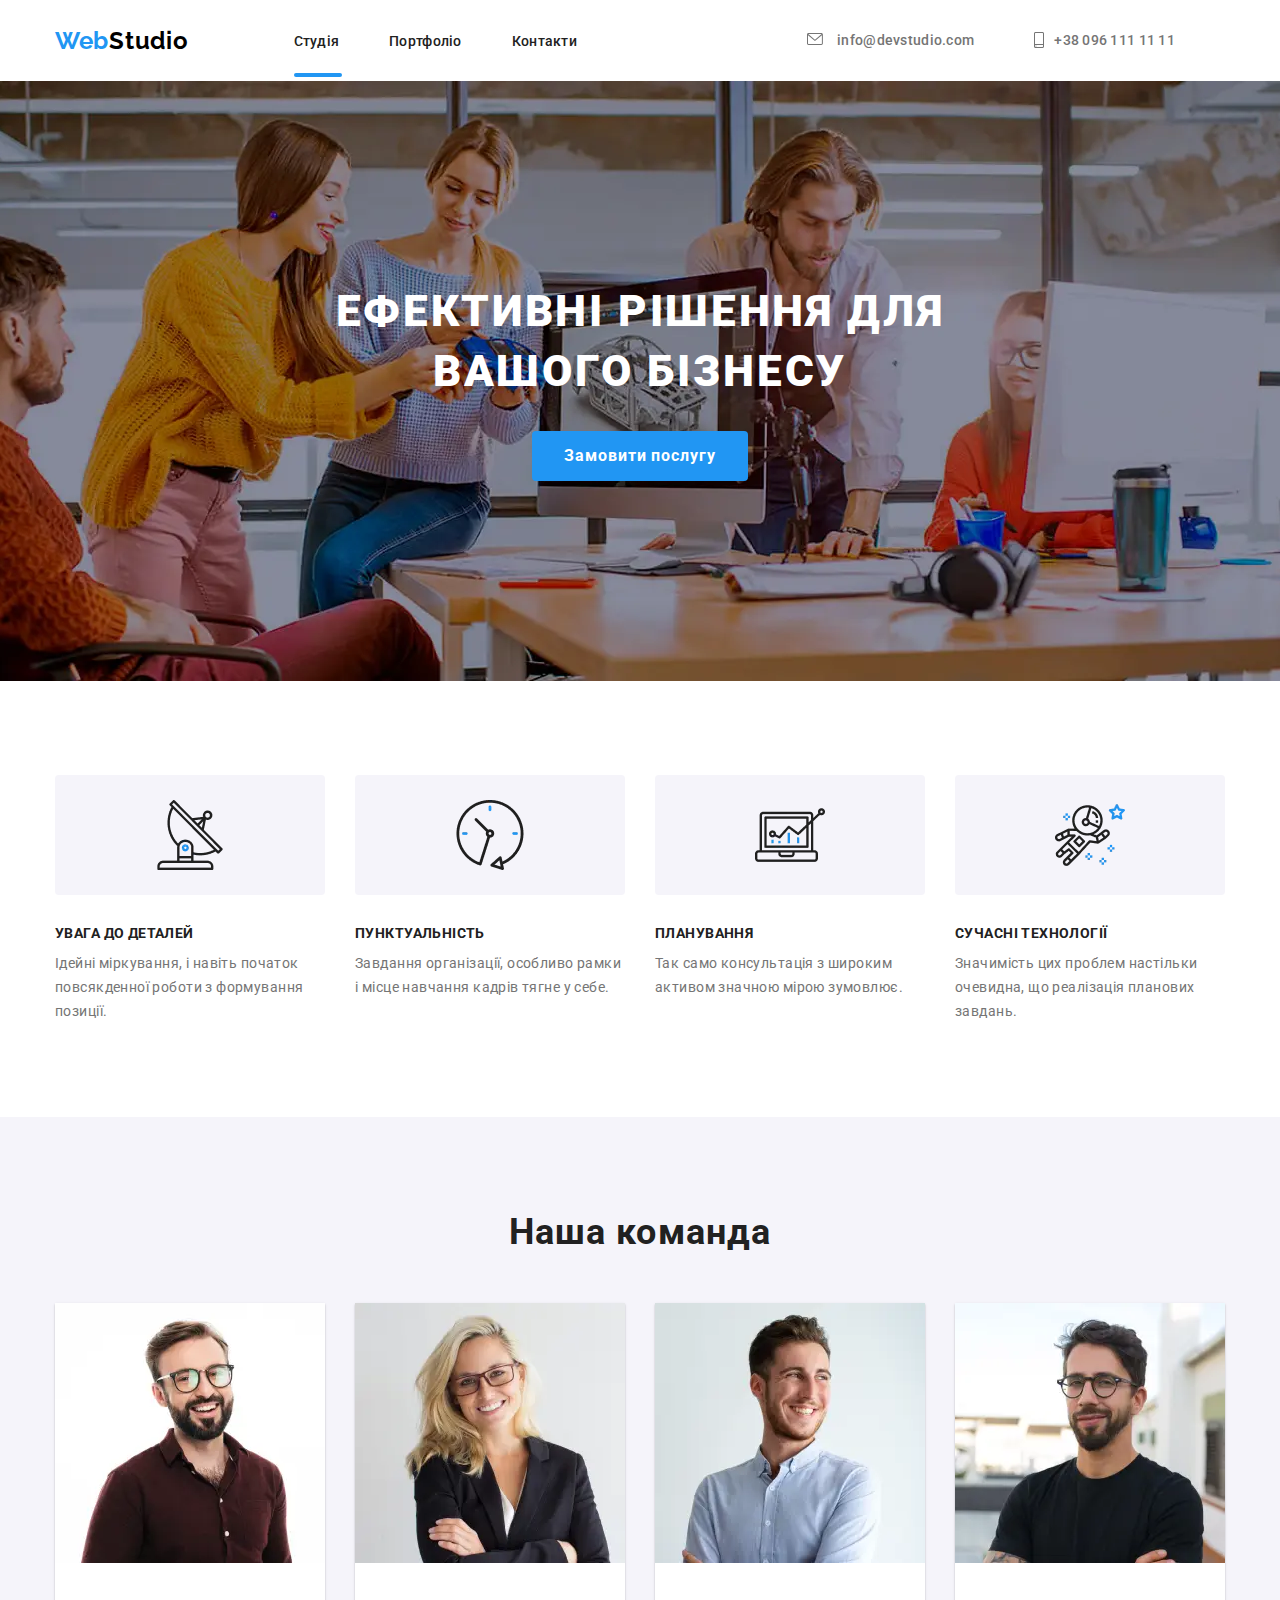
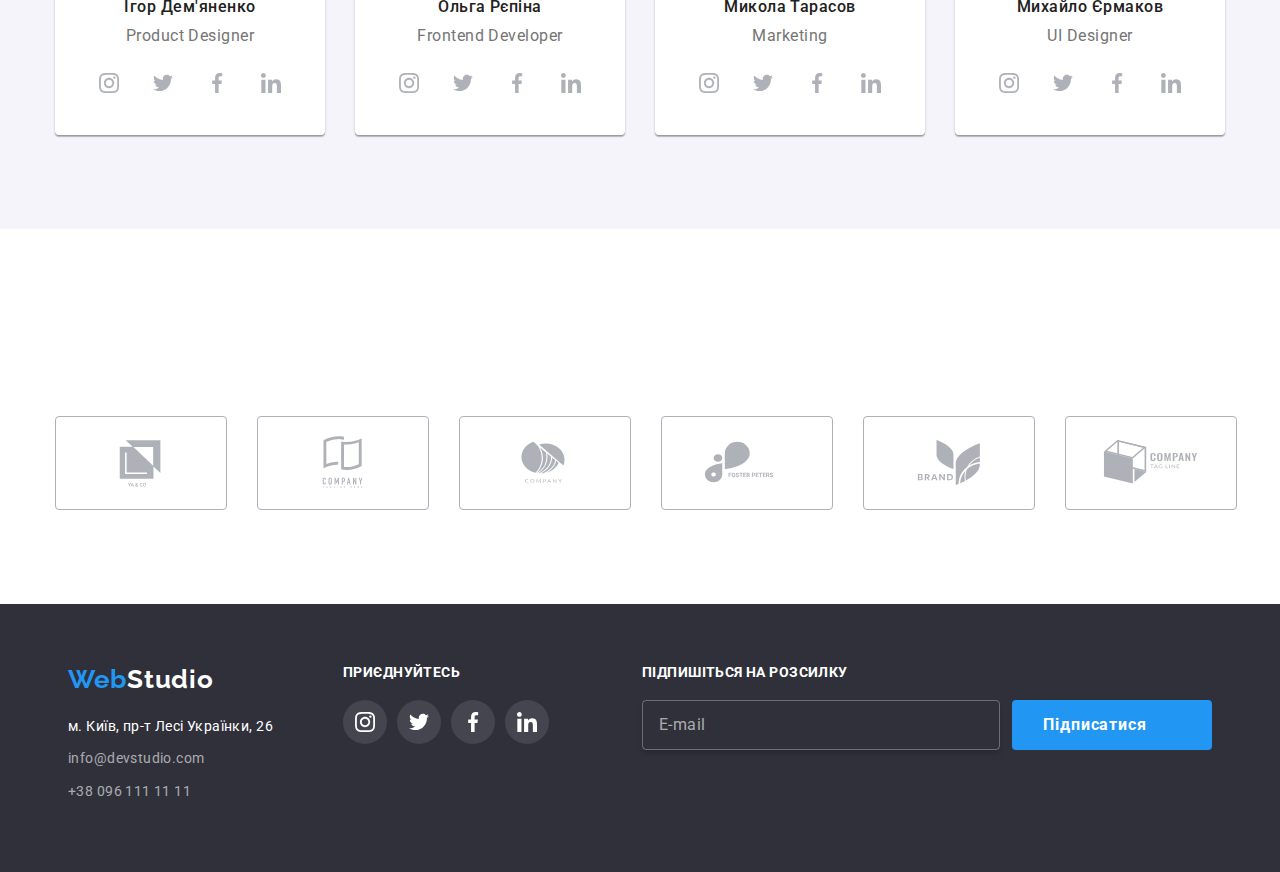
<file: index.html>
<!DOCTYPE html>
<html lang="en">
  <head>
    <meta charset="UTF-8" />
    <meta http-equiv="X-UA-Compatible" content="IE=edge" />
    <meta name="viewport" content="width=device-width, initial-scale=1.0" />
    <title>Студія</title>
    <link
      href="https://fonts.googleapis.com/css2?family=Raleway:wght@700&family=Roboto:wght@400;500;700;900&display=swap"
      rel="stylesheet"
    />
    <link
      rel="stylesheet"
      href="https://cdnjs.cloudflare.com/ajax/libs/modern-normalize/2.0.0/modern-normalize.min.css"
    />
    <link rel="stylesheet" href="./css/main.min.css" />
    <link href="https://unpkg.com/aos@2.3.1/dist/aos.css" rel="stylesheet" />
  </head>
  <body>
    <header class="header">
      <nav class="header__navigation">
        <div class="container header__container">
          <h1 class="header__logo">
            <span class="header__logs">Web</span>Studio
          </h1>
          <button class="header__mobile-btn js-open-menu" data-menu-open>
            <svg class="header__menu">
              <use href="./img/icons.svg#icon-header-mobile"></use>
            </svg>
          </button>
          <ul class="header__list">
            <li class="header__item">
              <a href="./index.html" class="header__link header__studio"
                >Студія</a
              >
            </li>
            <li class="header__item">
              <a href="./portfolio.html" class="header__link header__portfolio"
                >Портфоліо</a
              >
            </li>
            <li class="header__item">
              <a href="" class="header__link header__contacts">Контакти</a>
            </li>
          </ul>
          <ul class="header__information">
            <li class="header__item">
              <a href="mailtinfo@devstudio.com" class="header__gmails"
                ><svg class="header__icon">
                  <use href="./img/icons.svg#icon-gmail"></use>
                </svg>
                <span class="header__gmail">info@devstudio.com</span>
              </a>
            </li>
            <li class="header__contact">
              <a href="tel:+380961111111" class="header__tel">
                <svg class="header__telephone">
                  <use href="./img/icons.svg#icon-smartphone"></use>
                </svg>
                <span class="header__gmail">+38 096 111 11 11</span>
              </a>
            </li>
          </ul>
        </div>
      </nav>
    </header>
    <main class="main">
      <!-- biznes -->
      <section class="biznes">
        <div class="container">
          <div class="biznes__container">
            <h1 class="biznes__up">Ефективні рішення для вашого бізнесу</h1>
            <button data-modal-open type="button" class="biznes__button">
              Замовити послугу
            </button>
          </div>
        </div>
      </section>
      <!-- Choosing-Us -->
      <section class="choosing">
        <div class="container">
          <div class="choosing__container">
            <ul class="choosing__list">
              <li class="choosing__antenna choosing__item">
                <h3 class="choosing__hero">УВАГА ДО ДЕТАЛЕЙ</h3>
                <p class="choosing__text">
                  Ідейні міркування, і навіть початок повсякденної роботи з
                  формування позиції.
                </p>
              </li>
              <li class="choosing__clock choosing__item">
                <h3 class="choosing__hero">ПУНКТУАЛЬНІСТЬ</h3>
                <p class="choosing__text">
                  Завдання організації, особливо рамки і місце навчання кадрів
                  тягне у себе.
                </p>
              </li>
              <li class="choosing__diagramma choosing__item">
                <h3 class="choosing__hero">ПЛАНУВАННЯ</h3>
                <p class="choosing__text">
                  Так само консультація з широким активом значною мірою
                  зумовлює.
                </p>
              </li>
              <li class="choosing__astronaut choosing__item">
                <h3 class="choosing__hero">СУЧАСНІ ТЕХНОЛОГІЇ</h3>
                <p class="choosing__text">
                  Значимість цих проблем настільки очевидна, що реалізація
                  планових завдань.
                </p>
              </li>
            </ul>
          </div>
        </div>
      </section>
      <!-- work -->
      <!-- <section class="work">
        <div class="container">
          <div class="work__container">
            <h2 data-aos="zoom-in" data-aos-duration="3000" class="work__title">
              Чим ми займаємося
            </h2>
            <ul data-aos="zoom-in" data-aos-duration="3000" class="work__list">
              <li class="work__item">
                <img
                  class="work__img"
                  src="./img/img.work/work-programming.jpg"
                  alt="work"
                />
                <div class="work__text">
                  <h3 class="work__tittle">Десктопні додатки</h3>
                </div>
              </li>
              <li class="work__item">
                <img
                  src="./img/img.work/work-site.jpg"
                  alt="work"
                  class="work__img"
                />
                <div class="work__text">
                  <h3 class="work__tittle">Мобільні додатки</h3>
                </div>
              </li>
              <li class="work__item">
                <img
                  src="./img/img.work/work-drawing.png"
                  alt="work"
                  class="work__img"
                />
                <div class="work__text">
                  <h3 class="work__tittle">Дизайнерські рішення</h3>
                </div>
              </li>
            </ul>
          </div>
        </div>
      </section> -->
      <!-- team -->
      <section class="team">
        <div class="container">
          <div class="team__container">
            <h2 class="team__title">Наша команда</h2>
            <ul class="team__list">
              <li class="team__item">
                <img
                  src="./img/img.team/team-desinger.webp"
                  alt="Designer"
                  class="team__photo"
                />
                <h3 class="team__text">Ігор Дем'яненко</h3>
                <p class="team__work">Product Designer</p>
                <div class="team__box">
                  <a href="" class="team__icon">
                    <svg class="team__svg">
                      <use href="./img/icons.svg#icon-instagram"></use>
                    </svg>
                  </a>
                  <a href="" class="team__icon">
                    <svg class="team__svg">
                      <use href="./img/icons.svg#icon-twitter"></use>
                    </svg>
                  </a>
                  <a href="" class="team__icon">
                    <svg class="team__svg">
                      <use href="./img/icons.svg#icon-facebook"></use>
                    </svg>
                  </a>
                  <a href="" class="team__icon">
                    <svg class="team__svg">
                      <use href="./img/icons.svg#icon-linkedin"></use>
                    </svg>
                  </a>
                </div>
              </li>
              <li class="team__item">
                <img
                  src="./img/img.team/team-developer.webp"
                  alt="Developer"
                  class="team__photo"
                />
                <h3 class="team__text">Ольга Рєпіна</h3>
                <p class="team__work">Frontend Developer</p>
                <div class="team__box">
                  <a href="" class="team__icon">
                    <svg class="team__svg">
                      <use href="./img/icons.svg#icon-instagram"></use>
                    </svg>
                  </a>
                  <a href="" class="team__icon">
                    <svg class="team__svg">
                      <use href="./img/icons.svg#icon-twitter"></use>
                    </svg>
                  </a>
                  <a href="" class="team__icon">
                    <svg class="team__svg">
                      <use href="./img/icons.svg#icon-facebook"></use>
                    </svg>
                  </a>
                  <a href="" class="team__icon">
                    <svg class="team__svg">
                      <use href="./img/icons.svg#icon-linkedin"></use>
                    </svg>
                  </a>
                </div>
              </li>
              <li class="team__item">
                <img
                  src="./img/img.team/team-marketing.webp"
                  alt="Marketing"
                  class="team__photo"
                />
                <h3 class="team__text">Микола Тарасов</h3>
                <p class="team__work">Marketing</p>
                <div class="team__box">
                  <a href="" class="team__icon">
                    <svg class="team__svg">
                      <use href="./img/icons.svg#icon-instagram"></use>
                    </svg>
                  </a>
                  <a href="" class="team__icon">
                    <svg class="team__svg">
                      <use href="./img/icons.svg#icon-twitter"></use>
                    </svg>
                  </a>
                  <a href="" class="team__icon">
                    <svg class="team__svg">
                      <use href="./img/icons.svg#icon-facebook"></use>
                    </svg>
                  </a>
                  <a href="" class="team__icon">
                    <svg class="team__svg">
                      <use href="./img/icons.svg#icon-linkedin"></use>
                    </svg>
                  </a>
                </div>
              </li>
              <li class="team__item">
                <img
                  src="./img/img.team/team-ui-desinger.webp"
                  alt="Designer"
                  class="team__photo"
                />
                <h3 class="team__text">Михайло Єрмаков</h3>
                <p class="team__work">UI Designer</p>
                <div class="team__box">
                  <a href="" class="team__icon">
                    <svg class="team__svg">
                      <use href="./img/icons.svg#icon-instagram"></use>
                    </svg>
                  </a>
                  <a href="" class="team__icon">
                    <svg class="team__svg">
                      <use href="./img/icons.svg#icon-twitter"></use>
                    </svg>
                  </a>
                  <a href="" class="team__icon">
                    <svg class="team__svg">
                      <use href="./img/icons.svg#icon-facebook"></use>
                    </svg>
                  </a>
                  <a href="" class="team__icon">
                    <svg class="team__svg">
                      <use href="./img/icons.svg#icon-linkedin"></use>
                    </svg>
                  </a>
                </div>
              </li>
            </ul>
          </div>
        </div>
      </section>
      <!-- clients -->
      <section class="clients">
        <div class="container">
          <div class="clients__container">
            <h2
              data-aos="flip-up"
              data-aos-duration="1500"
              class="clients__tittle"
            >
              Постійні клієнти
            </h2>
            <ul class="clients__list">
              <li class="clients__item">
                <a href="" class="clients__link">
                  <svg class="clients__icon">
                    <use href="./img/icons.svg#icon-ya-co-logo"></use>
                  </svg>
                </a>
              </li>
              <li class="clients__item">
                <a href="" class="clients__link">
                  <svg class="clients__icon">
                    <use href="./img/icons.svg#icon-company"></use>
                  </svg>
                </a>
              </li>
              <li class="clients__item">
                <a href="" class="clients__link">
                  <svg class="clients__icon">
                    <use href="./img/icons.svg#icon-company-logo"></use>
                  </svg>
                </a>
              </li>
              <li class="clients__item">
                <a href="" class="clients__link">
                  <svg class="clients__icon">
                    <use href="./img/icons.svg#icon-foster-logo"></use>
                  </svg>
                </a>
              </li>
              <li class="clients__item">
                <a href="" class="clients__link">
                  <svg class="clients__icon">
                    <use href="./img/icons.svg#icon-brand-logo"></use>
                  </svg>
                </a>
              </li>
              <li class="clients__item">
                <a href="" class="clients__link">
                  <svg class="clients__icon">
                    <use href="./img/icons.svg#icon-tag-line-company"></use>
                  </svg>
                </a>
              </li>
            </ul>
          </div>
        </div>
      </section>
    </main>
    <!-- footer -->
    <footer class="footer">
      <div class="container">
        <div class="footer__container">
          <div class="footer__tablet">
            <div class="footer__wrapper">
              <h2 class="footer__logo">
                <span class="footer__logs">Web</span>Studio
              </h2>
              <address class="footer__address">
                м. Київ, пр-т Лесі Українки, 26
              </address>
              <ul class="footer__list">
                <li class="footer__contact">
                  <a href="mailtinfo@devstudio.com" class="footer__gmails"
                    >info@devstudio.com</a
                  >
                </li>
                <li class="footer__contact">
                  <a href="tel: +380961111111" class="footer__nomer"
                    >+38 096 111 11 11</a
                  >
                </li>
              </ul>
            </div>
            <div class="footer__burnt">
              <h2 class="footer__project">приєднуйтесь</h2>
              <ul class="footer__information">
                <li class="footer__item">
                  <a href="" class="footer__link">
                    <svg class="footer__icons">
                      <use href="./img/icons.svg#icon-instagram"></use>
                    </svg>
                  </a>
                </li>
                <li class="footer__item">
                  <a href="" class="footer__link">
                    <svg class="footer__icons">
                      <use href="./img/icons.svg#icon-twitter"></use>
                    </svg>
                  </a>
                </li>
                <li class="footer__item">
                  <a href="" class="footer__link">
                    <svg class="footer__icons">
                      <use href="./img/icons.svg#icon-facebook"></use>
                    </svg>
                  </a>
                </li>
                <li class="footer__item">
                  <a href="" class="footer__link">
                    <svg class="footer__icons">
                      <use href="./img/icons.svg#icon-linkedin"></use>
                    </svg>
                  </a>
                </li>
              </ul>
            </div>
          </div>
          <form class="footer__form" action="">
            <h2 class="footer__tittle">Підпишіться на розсилку</h2>
            <label class="footer__lable" for="">
              <input
                class="footer__input"
                type="email"
                name="email"
                placeholder="E-mail"
              />
              <button class="footer__button" type="submit">
                Підписатися
                <svg class="footer__svg">
                  <use href="./img/icons.svg#icon-footer-icon-send"></use>
                </svg>
              </button>
            </label>
          </form>
        </div>
      </div>
    </footer>
    <!-- modal -->
    <div data-modal class="backdrop is-hidden">
      <div class="modal">
        <form class="modal__form" action="">
          <h2 class="modal__title">Залиште свої дані, ми вам передзвонимо</h2>
          <button data-modal-close class="modal__btn" type="button">
            <svg class="modal__close">
              <use href="./img/icons.svg#icon-modal-close"></use>
            </svg>
          </button>
          <label class="modal__lable" for="">
            <h4 class="modal__tittle">Ім'я</h4>
            <input class="modal__input" type="text" />
            <svg class="modal__icons">
              <use href="./img/icons.svg#icon-modal-icon-people"></use>
            </svg>
          </label>

          <label class="modal__lable" for="">
            <h4 class="modal__tittle">Телефон</h4>
            <input class="modal__input" type="tel" name="phone" />
            <svg class="modal__icons">
              <use href="./img/icons.svg#icon-modal-phone-icon"></use>
            </svg>
          </label>

          <label class="modal__lable" for="">
            <h4 class="modal__tittle">Пошта</h4>
            <input class="modal__input" type="email" name="email" />
            <svg class="modal__icons">
              <use href="./img/icons.svg#icon-modal-icon-email"></use>
            </svg>
          </label>

          <label class="modal__lable" for="">
            <h4 class="modal__tittle">Коментар</h4>
            <input
              class="modal__com"
              type="text"
              required
              placeholder="Введіть текст"
            />
          </label>
          <lable class="modal__agreement">
            <input
              class="modal__checkbox"
              required
              type="checkbox"
              name="checkbox"
            />
            <p class="modal__text">
              Погоджуюся з розсилкою та приймаю
              <a href="" class="modal__link">Умови договору</a>
            </p>
          </lable>
          <button modal-button class="modal__button" type="submit">
            Відправити
          </button>
        </form>
      </div>
    </div>
    <div
      data-aos="zoom-in-right"
      data-aos-duration="2000"
      class="menu is-hidden"
      id="mobile-menu"
      data-menu
    >
      <button class="menu__btn-close js-close-menu" data-menu-close>
        <svg class="menu__close">
          <use href="./img/icons.svg#icon-modal-close"></use>
        </svg>
      </button>
      <ul class="menu__list">
        <li class="menu__mobile">
          <a href="./index.html" class="menu__linkdein menu__linkdein-blue"
            >Студія</a
          >
        </li>
        <li class="menu__mobile">
          <a href="./portfolio.html" class="menu__linkdein">Портфоліо</a>
        </li>
        <li class="menu__mobile">
          <a href="" class="menu__linkdein">Контакти</a>
        </li>
      </ul>
      <ul class="menu__mobile-gmails">
        <li class="menu__item-com">
          <a href="" class="menu__mobile-contact">+38 096 111 11 11</a>
        </li>
        <li class="menu__item-com">
          <a href="" class="menu__mobile-gmailss">info@devstudio.com</a>
        </li>
      </ul>
      <ul class="menu__network">
        <li class="menu__network-item">
          <a href="" class="menu__network-link">Instagram</a>
        </li>
        <li class="menu__network-item">
          <a href="" class="menu__network-link">Twitter</a>
        </li>
        <li class="menu__network-item">
          <a href="" class="menu__network-link">Facebook</a>
        </li>
        <li class="menu__network-item">
          <a href="" class="menu__network-link">LinkedIn</a>
        </li>
      </ul>
    </div>
    <script src="./js/modal.js"></script>
    <script src="https://unpkg.com/aos@2.3.1/dist/aos.js"></script>
    <script>
      AOS.init();
    </script>
    <script defer src="js/mobile-menu.js"></script>
  </body>
</html>
</file>
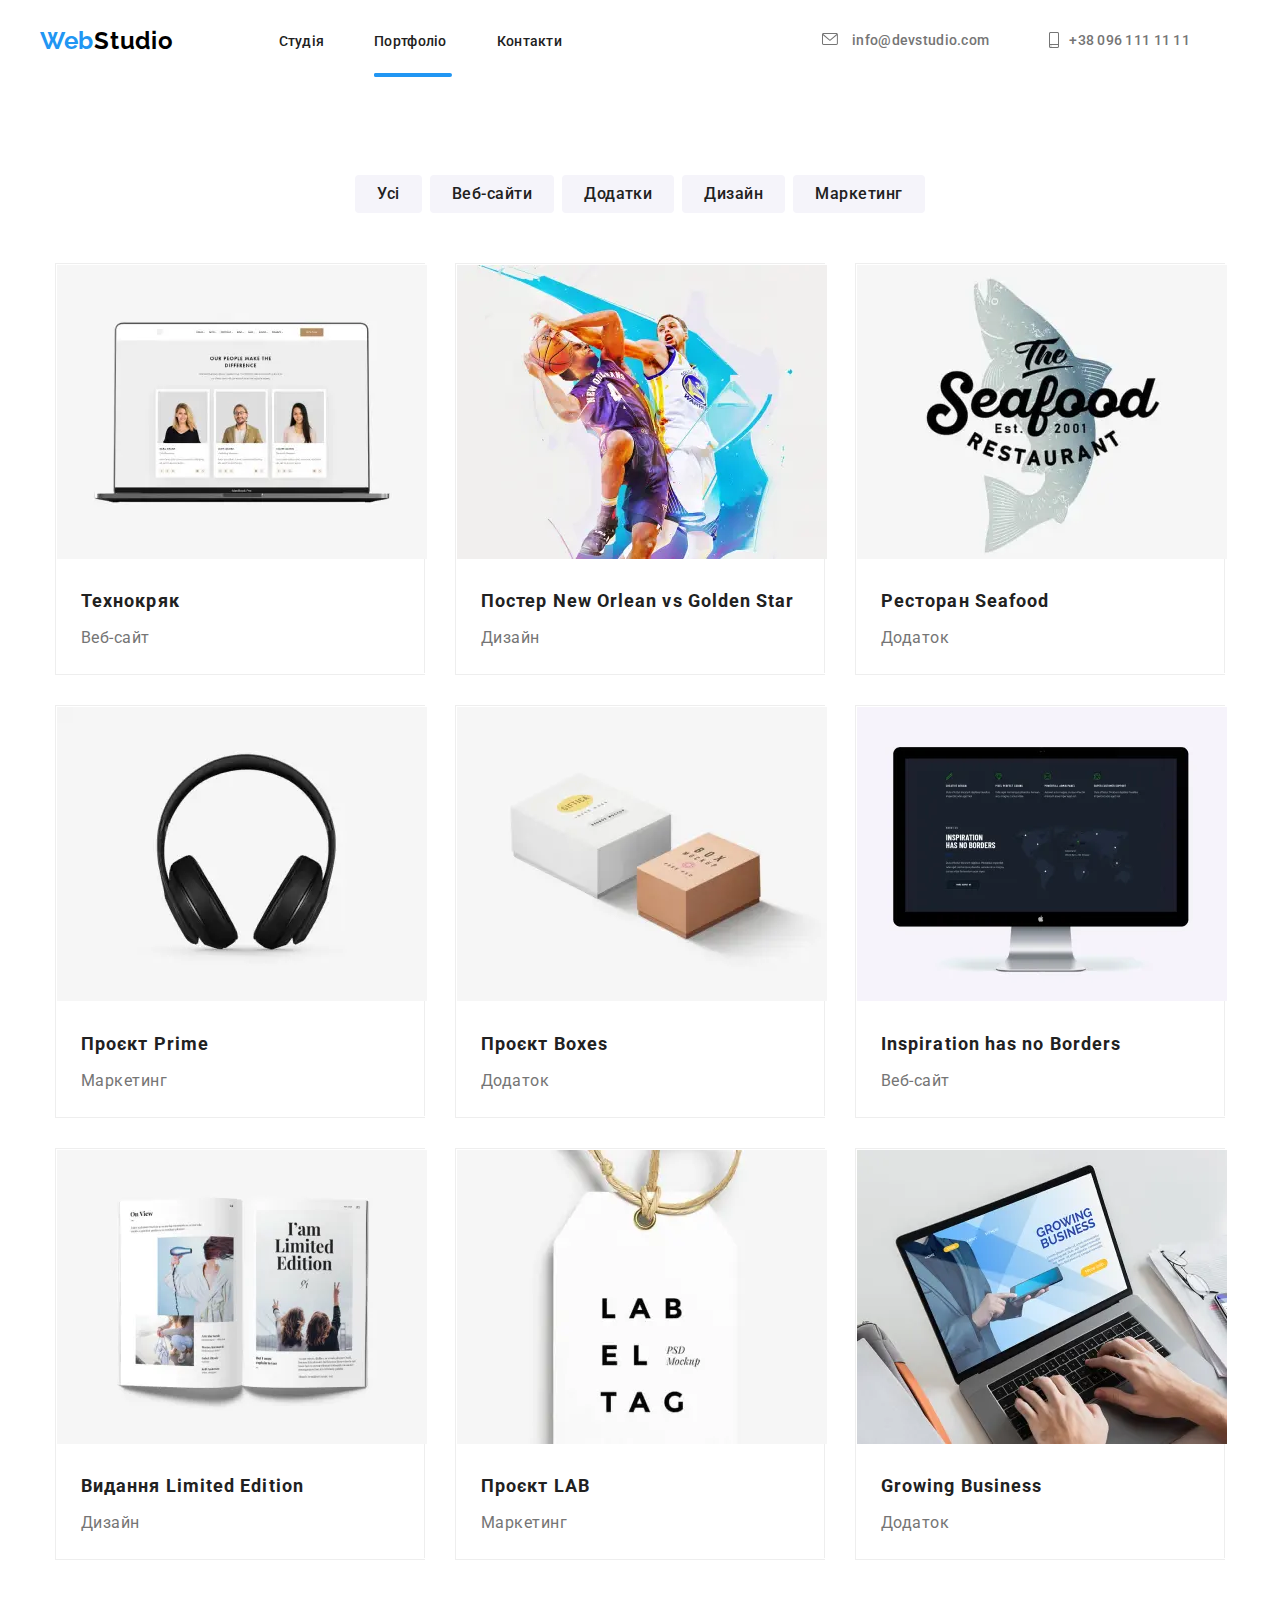
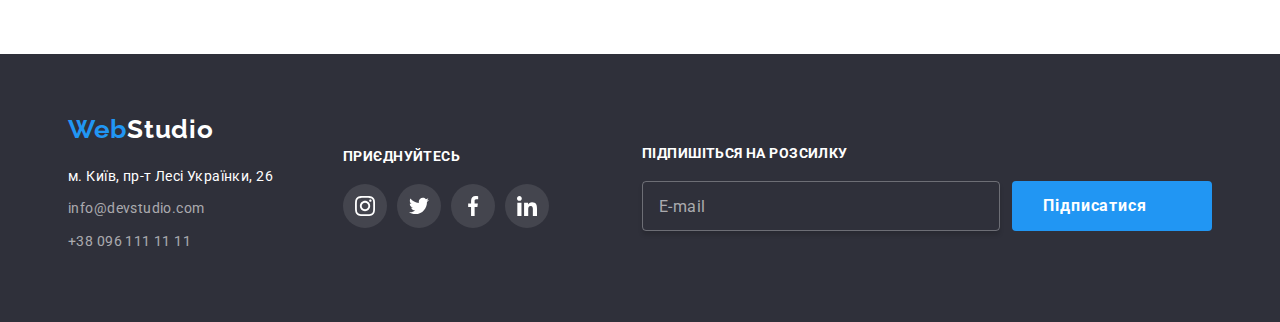
<file: portfolio.html>
<!DOCTYPE html>
<html lang="en">
  <head>
    <meta charset="UTF-8" />
    <meta name="viewport" content="width=device-width, initial-scale=1.0" />
    <link
      href="https://fonts.googleapis.com/css2?family=Raleway:wght@700&family=Roboto:wght@400;500;700;900&display=swap"
      rel="stylesheet"
    />
    <link
      rel="stylesheet"
      href="https://cdnjs.cloudflare.com/ajax/libs/modern-normalize/2.0.0/modern-normalize.min.css"
    />
    <link rel="stylesheet" href="./css/main-portfolio.min.css" />
    <link href="https://unpkg.com/aos@2.3.1/dist/aos.css" rel="stylesheet" />
    <title>Портфоліо</title>
  </head>
  <body>
    <header class="header">
      <nav class="header__navigation">
        <div class="container header__container">
          <h1 class="header__logo">
            <span class="header__logs">Web</span>Studio
          </h1>
          <button class="header__mobile-btn js-open-menu" data-menu-open>
            <svg class="header__menu">
              <use href="./img/icons.svg#icon-header-mobile"></use>
            </svg>
          </button>
          <ul class="header__list">
            <li class="header__item">
              <a href="./index.html" class="header__link header__studio"
                >Студія</a
              >
            </li>
            <li class="header__item">
              <a href="./portfolio.html" class="header__link header__portfolio"
                >Портфоліо</a
              >
            </li>
            <li class="header__item">
              <a href="" class="header__link header__contacts">Контакти</a>
            </li>
          </ul>
          <ul class="header__information">
            <li class="header__item">
              <a href="mailtinfo@devstudio.com" class="header__gmails"
                ><svg class="header__icon">
                  <use href="./img/icons.svg#icon-gmail"></use>
                </svg>
                <span class="header__gmail">info@devstudio.com</span>
              </a>
            </li>
            <li class="header__contact">
              <a href="tel:+380961111111" class="header__tel">
                <svg class="header__telephone">
                  <use href="./img/icons.svg#icon-smartphone"></use>
                </svg>
                <span class="header__gmail">+38 096 111 11 11</span>
              </a>
            </li>
          </ul>
        </div>
      </nav>
    </header>
    <main class="main">
      <!-- button -->
      <section class="button">
        <div class="container">
          <div class="button__container">
            <ul class="button__list">
              <li class="button__item">
                <button class="button__clik" type="button">Усі</button>
              </li>
              <li class="button__item">
                <button class="button__clik">Веб-сайти</button>
              </li>
              <li class="button__item">
                <button class="button__clik" type="button">Додатки</button>
              </li>
              <li class="button__item">
                <button class="button__clik" type="button">Дизайн</button>
              </li>
              <li class="button__item">
                <button class="button__clik" type="button">Маркетинг</button>
              </li>
            </ul>
          </div>
        </div>
      </section>
      <!-- project -->
      <section class="project">
        <div class="container">
          <ul class="project__list">
            <li class="project__item">
              <a href="" class="project__link">
                <img
                  src="./img/img.portfolio/project-website.webp"
                  alt="catalog"
                  class="project__catalog"
                />
                <h2 class="project__text">Технокряк</h2>
                <p class="project__title">Веб-сайт</p>
              </a>
              <div class="project__overley">
                <p class="project__information">
                  Ресурс пропонує комплексні пропозиції з різним рівнем
                  функціоналу та сервісів. Все це дозволить відвідувачу отримати
                  вичерпні відомості про компанію чи приватну особу.
                </p>
              </div>
            </li>
            <li class="project__item">
              <a href="" class="project__link">
                <img
                  src="./img/img.portfolio/project-design.webp"
                  alt="catalog"
                  class="project__catalog"
                />
                <h2 class="project__text">Постер New Orlean vs Golden Star</h2>
                <p class="project__title">Дизайн</p>
              </a>
              <div class="project__overley">
                <p class="project__information">
                  Ресурс пропонує комплексні пропозиції з різним рівнем
                  функціоналу та сервісів. Все це дозволить відвідувачу отримати
                  вичерпні відомості про компанію чи приватну особу.
                </p>
              </div>
            </li>
            <li class="project__item">
              <a href="" class="project__link">
                <img
                  src="./img/img.portfolio/project-application.webp"
                  alt="catalog"
                  class="project__catalog"
                />
                <h2 class="project__text">Ресторан Seafood</h2>
                <p class="project__title">Додаток</p>
              </a>
              <div class="project__overley">
                <p class="project__information">
                  Ресурс пропонує комплексні пропозиції з різним рівнем
                  функціоналу та сервісів. Все це дозволить відвідувачу отримати
                  вичерпні відомості про компанію чи приватну особу.
                </p>
              </div>
            </li>
            <li class="project__item">
              <a href="" class="project__link">
                <img
                  src="./img/img.portfolio/project-marketing.webp"
                  alt="catalog"
                  class="project__catalog"
                />
                <h2 class="project__text">Проєкт Prime</h2>
                <p class="project__title">Маркетинг</p>
              </a>
              <div class="project__overley">
                <p class="project__information">
                  Ресурс пропонує комплексні пропозиції з різним рівнем
                  функціоналу та сервісів. Все це дозволить відвідувачу отримати
                  вичерпні відомості про компанію чи приватну особу.
                </p>
              </div>
            </li>
            <li class="project__item">
              <a href="" class="project__link">
                <img
                  src="./img/img.portfolio/project-box.webp"
                  alt="catalog"
                  class="project__catalog"
                />
                <h2 class="project__text">Проєкт Boxes</h2>
                <p class="project__title">Додаток</p>
              </a>
              <div class="project__overley">
                <p class="project__information">
                  Ресурс пропонує комплексні пропозиції з різним рівнем
                  функціоналу та сервісів. Все це дозволить відвідувачу отримати
                  вичерпні відомості про компанію чи приватну особу.
                </p>
              </div>
            </li>
            <li class="project__item">
              <a href="" class="project__link">
                <img
                  src="./img/img.portfolio/project-borders-website.webp"
                  alt="catalog"
                  class="project__catalog"
                />
                <h2 class="project__text">Inspiration has no Borders</h2>
                <p class="project__title">Веб-сайт</p>
              </a>
              <div class="project__overley">
                <p class="project__information">
                  Ресурс пропонує комплексні пропозиції з різним рівнем
                  функціоналу та сервісів. Все це дозволить відвідувачу отримати
                  вичерпні відомості про компанію чи приватну особу.
                </p>
              </div>
            </li>
            <li class="project__item">
              <a href="" class="project__link">
                <img
                  src="./img/img.portfolio/project-book-design.webp"
                  alt="catalog"
                  class="project__catalog"
                />
                <h2 class="project__text">Видання Limited Edition</h2>
                <p class="project__title">Дизайн</p>
              </a>
              <div class="project__overley">
                <p class="project__information">
                  Ресурс пропонує комплексні пропозиції з різним рівнем
                  функціоналу та сервісів. Все це дозволить відвідувачу отримати
                  вичерпні відомості про компанію чи приватну особу.
                </p>
              </div>
            </li>
            <li class="project__item">
              <a href="" class="project__link">
                <img
                  src="./img/img.portfolio/project-lab.webp"
                  alt="catalog"
                  class="project__catalog"
                />
                <h2 class="project__text">Проєкт LAB</h2>
                <p class="project__title">Маркетинг</p>
              </a>
              <div class="project__overley">
                <p class="project__information">
                  Ресурс пропонує комплексні пропозиції з різним рівнем
                  функціоналу та сервісів. Все це дозволить відвідувачу отримати
                  вичерпні відомості про компанію чи приватну особу.
                </p>
              </div>
            </li>
            <li class="project__item">
              <a href="" class="project__link">
                <img
                  src="./img/img.portfolio/project-business.webp"
                  alt="catalog"
                  class="project__catalog"
                />
                <h2 class="project__text">Growing Business</h2>
                <p class="project__title">Додаток</p>
              </a>
              <div class="project__overley">
                <p class="project__information">
                  Ресурс пропонує комплексні пропозиції з різним рівнем
                  функціоналу та сервісів. Все це дозволить відвідувачу отримати
                  вичерпні відомості про компанію чи приватну особу.
                </p>
              </div>
            </li>
          </ul>
        </div>
      </section>
    </main>
    <!-- fotter -->
    <footer class="footer">
      <div class="container">
        <div class="footer__container">
          <div class="footer__tablet">
            <div class="footer__wrapper">
              <h2 class="footer__logo">
                <span class="footer__logs">Web</span>Studio
              </h2>
              <address class="footer__address">
                м. Київ, пр-т Лесі Українки, 26
              </address>
              <ul class="footer__list">
                <li class="footer__contact">
                  <a href="mailtinfo@devstudio.com" class="footer__gmails"
                    >info@devstudio.com</a
                  >
                </li>
                <li class="footer__contact">
                  <a href="tel: +380961111111" class="footer__nomer"
                    >+38 096 111 11 11</a
                  >
                </li>
              </ul>
            </div>
            <div class="footer__burnt">
              <h2 class="footer__project">приєднуйтесь</h2>
              <ul class="footer__information">
                <li class="footer__item">
                  <a href="" class="footer__link">
                    <svg class="footer__icons">
                      <use href="./img/icons.svg#icon-instagram"></use>
                    </svg>
                  </a>
                </li>
                <li class="footer__item">
                  <a href="" class="footer__link">
                    <svg class="footer__icons">
                      <use href="./img/icons.svg#icon-twitter"></use>
                    </svg>
                  </a>
                </li>
                <li class="footer__item">
                  <a href="" class="footer__link">
                    <svg class="footer__icons">
                      <use href="./img/icons.svg#icon-facebook"></use>
                    </svg>
                  </a>
                </li>
                <li class="footer__item">
                  <a href="" class="footer__link">
                    <svg class="footer__icons">
                      <use href="./img/icons.svg#icon-linkedin"></use>
                    </svg>
                  </a>
                </li>
              </ul>
            </div>
          </div>
          <form class="footer__form" action="">
            <h2 class="footer__tittle">Підпишіться на розсилку</h2>
            <label class="footer__lable" for="">
              <input
                class="footer__input"
                type="email"
                name="email"
                placeholder="E-mail"
              />
              <button class="footer__button" type="submit">
                Підписатися
                <svg class="footer__svg">
                  <use href="./img/icons.svg#icon-footer-icon-send"></use>
                </svg>
              </button>
            </label>
          </form>
        </div>
      </div>
    </footer>
    <div
      data-aos="zoom-in-right"
      data-aos-duration="2000"
      class="menu is-hidden"
      id="mobile-menu"
      data-menu
    >
      <button class="menu__btn-close js-close-menu" data-menu-close>
        <svg class="menu__close">
          <use href="./img/icons.svg#icon-modal-close"></use>
        </svg>
      </button>
      <ul class="menu__list">
        <li class="menu__mobile">
          <a href="./index.html" class="menu__linkdein menu__linkdein-blue"
            >Студія</a
          >
        </li>
        <li class="menu__mobile">
          <a href="./portfolio.html" class="menu__linkdein">Портфоліо</a>
        </li>
        <li class="menu__mobile">
          <a href="" class="menu__linkdein">Контакти</a>
        </li>
      </ul>
      <ul class="menu__mobile-gmails">
        <li class="menu__item-com">
          <a href="" class="menu__mobile-contact">+38 096 111 11 11</a>
        </li>
        <li class="menu__item-com">
          <a href="" class="menu__mobile-gmailss">info@devstudio.com</a>
        </li>
      </ul>
      <ul class="menu__network">
        <li class="menu__network-item">
          <a href="" class="menu__network-link">Instagram</a>
        </li>
        <li class="menu__network-item">
          <a href="" class="menu__network-link">Twitter</a>
        </li>
        <li class="menu__network-item">
          <a href="" class="menu__network-link">Facebook</a>
        </li>
        <li class="menu__network-item">
          <a href="" class="menu__network-link">LinkedIn</a>
        </li>
      </ul>
    </div>
    <script src="https://unpkg.com/aos@2.3.1/dist/aos.js"></script>
    <script defer src="js/mobile-menu.js"></script>
    <script>
      AOS.init();
    </script>
  </body>
</html>
</file>
<file: css/main.min.css>
h1,h2,h3,h4,h5,h6,p{margin:0}ul{padding:0;margin:0;list-style:none}a{text-decoration:none}button{border:none;cursor:pointer}.footer__logs,.footer__logo,.header__logs,.header__logo{font-family:Raleway;font-size:24px;font-weight:700;line-height:normal;letter-spacing:.72px}.clients__tittle,.team__title,.work__title{color:#212121;text-align:center;font-size:28px;font-weight:700;letter-spacing:.84px;margin-bottom:30px}.footer__link,.team__icon{padding:12px;border-radius:50px;display:flex;align-items:center;transition:background-color 250ms cubic-bezier(0.4, 0, 0.2, 1)}body{font-family:Roboto}.container{padding-left:15px;padding-right:15px;max-width:320px;display:flex;margin-right:auto;margin-left:auto;width:100%}@media screen and (min-width: 480px){.container{max-width:480px}}@media screen and (min-width: 768px){.container{max-width:768px}}@media screen and (min-width: 1200px){.container{max-width:1200px}}.header{box-shadow:0px 1px 3px 0px rgba(0,0,0,.12),0px 1px 1px 0px rgba(0,0,0,.14),0px 2px 1px 0px rgba(0,0,0,.2)}.header__container{display:flex;justify-content:space-between;margin-left:auto;margin-right:auto;align-items:center;padding-top:24px;padding-bottom:24px}@media screen and (min-width: 768px){.header__container{padding-top:26px;padding-bottom:26px}}.header__list{display:none;margin-right:auto}@media screen and (min-width: 768px){.header__list{display:flex;align-items:center;gap:50px;justify-content:space-between}}.header__link{color:#212121;font-size:14px;font-weight:500;line-height:normal;letter-spacing:.28px;position:relative;transition:color 250ms cubic-bezier(0.4, 0, 0.2, 1)}.header__link:hover{color:#2196f3}.header__link:focus{color:#2196f3;outline:none}.header__studio::before{content:"";border-radius:2px;background-color:#2196f3;width:48px;height:4px;display:block;position:absolute;bottom:-28px}.header__portfolio::after{content:"";border-radius:2px;background-color:#2196f3;width:78px;height:4px;display:block;position:absolute;bottom:-28px;opacity:0}.header__portfolio::after:hover::after{opacity:1}.header__studio::after{content:"";border-radius:2px;background-color:#2196f3;width:48px;height:4px;display:block;position:absolute;bottom:-28px;opacity:0}.header__studio::after:hover::after{opacity:1}.header__contacts::after{content:"";border-radius:2px;background-color:#2196f3;width:64px;height:4px;display:block;position:absolute;bottom:-28px;opacity:0;transition:opacity 250ms cubic-bezier(0.4, 0, 0.2, 1)}.header__contacts::after:hover::after{opacity:1}.header__logo{margin-right:93px;color:#000;animation-name:logo-mowe;animation-duration:3s}.header__information{display:none}@media screen and (min-width: 768px){.header__information{display:flex;flex-direction:column;gap:10px}}@media screen and (min-width: 1200px){.header__information{display:flex;flex-direction:row;align-items:center}}.header__menu{width:40px;height:40px;display:inline}@media screen and (min-width: 768px){.header__menu{display:none}}.header__gmail{margin-right:50px;color:#757575;font-size:14px;font-weight:500;line-height:normal;letter-spacing:.28px;transition:color 250ms cubic-bezier(0.4, 0, 0.2, 1);align-items:center}@media screen and (min-width: 768px){.header__gmail{font-size:12px;letter-spacing:.24px}}@media screen and (min-width: 1200px){.header__gmail{font-size:14px;letter-spacing:.28px}}.header__icon{fill:#757575;width:16px;height:12px;margin-right:10px;transition:fill 250ms cubic-bezier(0.4, 0, 0.2, 1)}@media screen and (min-width: 768px){.header__icon{width:14px;height:10px;margin-right:8px}}@media screen and (min-width: 1200px){.header__icon{width:16px;height:12px;margin-right:10px}}.header__item{display:flex;align-items:center}.header__item:hover .header__gmail{color:#2196f3}.header__item:focus .header__gmail{color:#2196f3}.header__item:focus{outline:none}.header__item:hover .header__icon{fill:#2196f3}.header__item:focus .header__icon{fill:#2196f3}.header__tel{color:#757575;font-size:14px;font-weight:500;letter-spacing:.28px;display:flex;align-items:center}.header__tel:hover .header__telephone{fill:#2196f3}.header__tel:focus .header__telephone{fill:#2196f3}.header__tel:focus{outline:none}.header__tel:hover .header__gmail{color:#2196f3}.header__tel:focus .header__gmail{color:#2196f3}.header__telephone{fill:#757575;width:10px;height:16px;margin-right:10px;transition:fill 250ms cubic-bezier(0.4, 0, 0.2, 1)}@media screen and (min-width: 768px){.header__telephone{height:14px;margin-right:8px}}@media screen and (min-width: 1200px){.header__telephone{height:16px;margin-right:10px}}.header__logs{color:#2196f3}@keyframes logo-mowe{0%{transform:translate(-500px, 0) scale(0);opacity:0}100%{transform:translate(0, 0) scale(1);opacity:1}}.header__mobile-btn{background:none}.biznes{padding-top:118px;padding-bottom:118px;background-repeat:no-repeat;background-size:cover;background-position:center;background-image:url(../img/mobile/biznes-fon-mobile@1x.webp)}@media(min-device-pixel-ratio: 2),(-webkit-min-device-pixel-ratio: 2),(min-resolution: 192dpi),(min-resolution: 2dppx){.biznes{background-image:url(../img/mobile/biznes-fon-mobile@2x.webp)}}@media screen and (min-width: 768px){.biznes{background-image:url(../img/tablet/biznes-fon-tablet@1x.webp)}}@media screen and (min-width: 768px)and (min-device-pixel-ratio: 2),screen and (min-width: 768px)and (-webkit-min-device-pixel-ratio: 2),screen and (min-width: 768px)and (min-resolution: 192dpi),screen and (min-width: 768px)and (min-resolution: 2dppx){.biznes{background-image:url(../img/tablet/biznes-fon-tablet@2x.webp)}}@media screen and (min-width: 1200px){.biznes{padding-top:200px;padding-bottom:200px;background-image:url(../img/desktop/biznes-fon-desktop@1x.webp)}}@media screen and (min-width: 1200px)and (min-device-pixel-ratio: 2),screen and (min-width: 1200px)and (-webkit-min-device-pixel-ratio: 2),screen and (min-width: 1200px)and (min-resolution: 192dpi),screen and (min-width: 1200px)and (min-resolution: 2dppx){.biznes{background-image:url(../img/desktop/biznes-fon-desktop@2x.webp)}}.biznes__up{color:#fff;text-align:center;font-size:26px;font-weight:900;line-height:42px;letter-spacing:1.56px;text-transform:uppercase;margin-bottom:30px;animation-name:biznes-up-mowe;animation-duration:3s}@media screen and (min-width: 1200px){.biznes__up{font-size:44px;letter-spacing:2.64px;line-height:60px}}.biznes__button{width:200px;height:50px;border-radius:4px;background:#2196f3;box-shadow:rgba(0,0,0,.14);color:#fff;text-align:center;font-size:16px;font-weight:700;line-height:30px;letter-spacing:.96px;transition:background-color 250ms cubic-bezier(0.4, 0, 0.2, 1);flex-shrink:0}.biznes__button:hover{background:#0969b8}.biznes__button:focus{background:#0969b8;outline:none}@media screen and (min-width: 1200px){.biznes__button{width:216px}}.biznes__container{max-width:360px;text-align:center;margin-left:auto;margin-right:auto}@media screen and (min-width: 1200px){.biznes__container{max-width:696px}}@keyframes biznes-up-mowe{0%{transform:translate(-1200px, 0) scale(0.5);opacity:0}50%{text-shadow:30px -15px 3px #5f9b53}100%{transform:translate(0, 0) scale(1);opacity:1}}.choosing{padding-top:60px;padding-bottom:60px}.choosing__list{animation-name:choosing-mowe;animation-duration:3s}@media screen and (min-width: 768px){.choosing__list{display:flex;flex-wrap:wrap;justify-content:center;gap:30px}}@media screen and (min-width: 1200px){.choosing__list{display:flex;align-items:center;gap:30px;padding-top:34px;padding-bottom:34px}}.choosing__item{width:290px;margin-bottom:30px}@media screen and (min-width: 480px){.choosing__item{width:450px}}@media screen and (min-width: 768px){.choosing__item{width:354px}}@media screen and (min-width: 1200px){.choosing__item{width:270px;height:248px;margin-bottom:0}}.choosing__antenna::before{width:290px;height:120px;border-radius:4px;background:#f5f4fa;display:block;content:"";margin-bottom:30px;background-image:url(../img/img.choosing.us/choosing-us-antenna.webp);background-repeat:no-repeat;background-position:center}@media screen and (min-width: 480px){.choosing__antenna::before{width:450px}}@media screen and (min-width: 768px){.choosing__antenna::before{width:354px}}@media screen and (min-width: 1200px){.choosing__antenna::before{width:270px}}.choosing__clock::before{width:290px;height:120px;border-radius:4px;background:#f5f4fa;display:block;content:"";margin-bottom:30px;background-image:url(../img/img.choosing.us/choosing-us-clock.webp);background-repeat:no-repeat;background-position:center}@media screen and (min-width: 480px){.choosing__clock::before{width:450px}}@media screen and (min-width: 768px){.choosing__clock::before{width:354px}}@media screen and (min-width: 1200px){.choosing__clock::before{width:270px}}.choosing__diagramma::before{width:290px;height:120px;border-radius:4px;background:#f5f4fa;display:block;content:"";margin-bottom:30px;background-image:url(../img/img.choosing.us/choosing-us-diagram.webp);background-repeat:no-repeat;background-position:center}@media screen and (min-width: 480px){.choosing__diagramma::before{width:450px}}@media screen and (min-width: 768px){.choosing__diagramma::before{width:354px}}@media screen and (min-width: 1200px){.choosing__diagramma::before{width:270px}}.choosing__astronaut::before{width:290px;height:120px;border-radius:4px;background:#f5f4fa;display:block;content:"";margin-bottom:30px;background-image:url(../img/img.choosing.us/choosing-us-astronaut.webp);background-repeat:no-repeat;background-position:center}@media screen and (min-width: 480px){.choosing__astronaut::before{width:450px}}@media screen and (min-width: 768px){.choosing__astronaut::before{width:354px}}@media screen and (min-width: 1200px){.choosing__astronaut::before{width:270px}}.choosing__text{color:#757575;font-size:14px;font-weight:400;line-height:24px;letter-spacing:.42px}.choosing__hero{color:#212121;font-size:14px;font-weight:700;line-height:normal;letter-spacing:.42px;text-transform:uppercase;margin-bottom:10px;display:flex;justify-content:center}@media screen and (min-width: 768px){.choosing__hero{display:block}}@keyframes choosing-mowe{0%{transform:scale(0)}100%{transform:scale(1)}}.choosing__container{margin-left:auto;margin-right:auto}.work{padding-top:94px;padding-bottom:94px;display:none}@media screen and (min-width: 1200px){.work{display:flex}}.work__title{line-height:normal}.work__list{display:flex;gap:30px}.work__item{position:relative}.work__text{width:370px;height:70px;background:rgba(47,48,58,.8);position:absolute;bottom:3px;display:flex;align-items:center}.work__tittle{margin-right:auto;margin-left:auto;text-align:center;color:#fff;font-size:14px;font-weight:700;line-height:normal;letter-spacing:.42px;text-transform:uppercase}.team{background:#f5f4fa;padding-bottom:60px;padding-top:60px}@media screen and (min-width: 1200px){.team{padding-top:94px;padding-bottom:94px}}.team__title{line-height:normal}@media screen and (min-width: 1200px){.team__title{font-size:36px;margin-bottom:50px;letter-spacing:1.08px}}.team__text{color:#212121;font-size:16px;font-weight:500;line-height:normal;letter-spacing:.48px;margin-bottom:10px;text-align:center}.team__work{color:#757575;font-size:16px;font-weight:400;line-height:normal;letter-spacing:.48px;margin-bottom:16px;text-align:center}.team__list{display:flex;flex-direction:column;gap:30px;justify-content:center}@media screen and (min-width: 768px){.team__list{display:flex;flex-wrap:wrap;gap:30px;flex-direction:row}}@media screen and (min-width: 1200px){.team__list{display:flex;gap:30px;flex-direction:row}}.team__photo{margin-bottom:30px;width:290px}@media screen and (min-width: 480px){.team__photo{max-width:450px}}@media screen and (min-width: 768px){.team__photo{width:354px}}@media screen and (min-width: 1200px){.team__photo{width:270px}}.team__item{padding-bottom:30px;width:290px;border-radius:0px 0px 4px 4px;background:#fff;box-shadow:0px 2px 1px 0px rgba(0,0,0,.2),0px 1px 1px 0px rgba(0,0,0,.14),0px 1px 3px 0px rgba(0,0,0,.12)}@media screen and (min-width: 480px){.team__item{max-width:450px}}@media screen and (min-width: 768px){.team__item{width:354px}}@media screen and (min-width: 1200px){.team__item{width:270px}}.team__box{display:flex;gap:10px;justify-content:center}.team__svg{width:20px;height:20px;fill:#afb1b8;transition:fill 250ms cubic-bezier(0.4, 0, 0.2, 1)}.team__icon:hover{background-color:#2196f3}.team__icon:hover .team__svg{fill:#fff}.team__icon:focus{background-color:#2196f3;outline:none}.team__container{margin-right:auto;margin-left:auto}.clients{padding-bottom:60px;padding-top:60px}@media screen and (min-width: 1200px){.clients{padding-top:94px;padding-bottom:94px}}.clients__tittle{line-height:1.17}@media screen and (min-width: 1200px){.clients__tittle{font-size:36px;margin-bottom:50px;letter-spacing:1.08px}}.clients__list{display:flex;gap:30px;flex-wrap:wrap;justify-content:center}@media screen and (min-width: 1200px){.clients__list{display:flex;flex-wrap:nowrap}}.clients__link{border-radius:4px;border:1px solid #afb1b8;display:flex;align-items:center;padding:16px 32px 16px 32px;transition:border 250ms cubic-bezier(0.4, 0, 0.2, 1)}.clients__link:hover{border:1px solid #2196f3}.clients__link:focus{border:1px solid #2196f3;outline:none}.clients__link:hover .clients__icon{fill:#2196f3}.clients__link:focus .clients__icon{fill:#2196f3}.clients__icon{width:106px;height:60px;fill:#afb1b8;transition:fill 250ms cubic-bezier(0.4, 0, 0.2, 1)}.footer{background:#2f303a;padding-top:60px;padding-bottom:60px}.footer__logo{color:#fff;margin-bottom:20px}@media screen and (min-width: 1200px){.footer__logo{font-size:26px}}.footer__logs{color:#2196f3}@media screen and (min-width: 1200px){.footer__logs{font-size:26px}}.footer__address{color:#fff;font-size:14px;font-weight:400;line-height:24px;font-style:normal;letter-spacing:.42px;margin-bottom:9px}@media screen and (min-width: 768px){.footer__address{margin-bottom:8px}}.footer__tablet{display:block}@media screen and (min-width: 768px){.footer__tablet{display:flex;margin-bottom:60px}}@media screen and (min-width: 1200px){.footer__tablet{margin-bottom:0}}.footer__container{margin-left:auto;margin-right:auto}@media screen and (min-width: 768px){.footer__container{display:flex;flex-wrap:wrap;justify-content:center}}@media screen and (min-width: 1200px){.footer__container{display:flex}}.footer__wrapper{margin-bottom:60px;text-align:center}@media screen and (min-width: 768px){.footer__wrapper{margin-bottom:0;margin-right:198px}}@media screen and (min-width: 1200px){.footer__wrapper{text-align:start;margin-right:0}}.footer__gmails{color:rgba(255,255,255,.6);font-size:14px;font-weight:400;line-height:24px;letter-spacing:.42px}.footer__nomer{color:rgba(255,255,255,.6);font-size:14px;font-weight:400;line-height:24px;letter-spacing:.42px}.footer__contact{margin-bottom:9px}.footer__burnt{display:flex;flex-direction:column;text-align:center;margin-bottom:60px}@media screen and (min-width: 768px){.footer__burnt{margin-bottom:0;display:flex;flex-direction:column}}@media screen and (min-width: 1200px){.footer__burnt{text-align:start;margin-left:70px}}.footer__project{color:#fff;font-size:14px;font-style:normal;font-weight:700;line-height:normal;letter-spacing:.42px;text-transform:uppercase;margin-bottom:20px}.footer__information{display:flex;gap:10px;justify-content:center}.footer__link{background-color:rgba(255,255,255,.1);fill:rgba(255,255,255,.1)}.footer__link:hover{background-color:#2196f3}.footer__link:focus{background-color:#2196f3;outline:none}.footer__icons{width:20px;height:20px;fill:#fff}.footer__lable{display:block}@media screen and (min-width: 1200px){.footer__lable{display:flex;gap:12px;align-items:center;margin-left:93px}}.footer__tittle{color:#fff;font-size:14px;font-weight:700;line-height:normal;letter-spacing:.42px;text-transform:uppercase;margin-bottom:20px;text-align:center}@media screen and (min-width: 1200px){.footer__tittle{text-align:start;margin-left:93px}}.footer__input{width:290px;height:50px;border-radius:4px;border:1px solid rgba(255,255,255,.3);background:rgba(33,150,243,0);box-shadow:0px 4px 4px 0px rgba(0,0,0,.14);position:relative;margin-bottom:20px}@media screen and (min-width: 480px){.footer__input{width:450px}}@media screen and (min-width: 1200px){.footer__input{width:358px;margin-bottom:0}}.footer__input::-moz-placeholder{color:rgba(255,255,255,.6);font-size:16px;font-weight:400;line-height:20px;letter-spacing:.48px;position:absolute;left:16px}.footer__input::placeholder{color:rgba(255,255,255,.6);font-size:16px;font-weight:400;line-height:20px;letter-spacing:.48px;position:absolute;left:16px}.footer__button{width:200px;height:50px;border-radius:4px;background:#2196f3;box-shadow:rgba(0,0,0,.14);color:#fff;text-align:center;font-size:16px;font-weight:700;line-height:30px;letter-spacing:.96px;transition:background-color 250ms cubic-bezier(0.4, 0, 0.2, 1);display:flex;align-items:center;gap:10px;justify-content:center;transition:background-color 250ms cubic-bezier(1, -1.07, 0.35, 0.38);margin-right:auto;margin-left:auto}@media screen and (min-width: 1200px){.footer__button{margin:0}}.footer__button:hover{background-color:#0f68b1}.footer__svg{width:24px;height:24px;fill:#fff}.modal{background:#fff;width:290px;height:600px;position:absolute;top:50%;left:50%;transform:translate(-50%, -50%) rotate(360deg);padding:40px;transition:transform 250ms cubic-bezier(0.4, 0, 0.2, 1)}@media screen and (min-width: 480px){.modal{width:450px;height:609px}}@media screen and (min-width: 1200px){.modal{width:528px;height:581px}}.modal__lable{display:flex;flex-direction:column;justify-content:center;position:relative}.modal__lable:hover .modal__input{border:1px solid #2196f3}.modal__lable:hover .modal__icons{fill:#2196f3}.modal__title{color:#212121;text-align:center;font-size:20px;font-weight:700;line-height:normal;letter-spacing:.6px;margin-bottom:12px}.modal__tittle{color:#757575;font-size:8px;font-weight:400;line-height:normal;letter-spacing:.12px;margin-bottom:4px}@media screen and (min-width: 480px){.modal__tittle{font-size:12px}}.modal__input{width:210px;height:40px;border-radius:4px;border:1px solid rgba(33,33,33,.2);margin-bottom:10px;position:relative;transition:border 250ms cubic-bezier(0.4, 0, 0.2, 1);padding-left:40px}@media screen and (min-width: 480px){.modal__input{width:370px}}@media screen and (min-width: 1200px){.modal__input{width:448px}}.modal__com{border-radius:4px;border:1px solid rgba(33,33,33,.2);position:relative;margin-bottom:20px;transition:border 250ms cubic-bezier(0.4, 0, 0.2, 1);padding-left:16px;padding-bottom:85px;width:210px;height:90px}@media screen and (min-width: 480px){.modal__com{width:370px}}@media screen and (min-width: 1200px){.modal__com{width:448px}}.modal__com:hover{border:1px solid #2196f3}.modal__com::-moz-placeholder{color:rgba(117,117,117,.5);font-family:Roboto;font-size:14px;font-style:normal;font-weight:400;line-height:normal;letter-spacing:.12px;padding-bottom:87px;position:absolute;top:12px}.modal__com::placeholder{color:rgba(117,117,117,.5);font-family:Roboto;font-size:14px;font-style:normal;font-weight:400;line-height:normal;letter-spacing:.12px;padding-bottom:87px;position:absolute;top:12px}@media screen and (min-width: 480px){.modal__com::-moz-placeholder{font-size:12px}.modal__com::placeholder{font-size:12px}}.modal__icons{width:18px;height:18px;position:absolute;bottom:20px;left:15px;transition:fill 250ms cubic-bezier(0.4, 0, 0.2, 1)}.modal__close{width:15px;height:15px}@media screen and (min-width: 480px){.modal__close{width:18px;height:18px}}.modal__close:hover{fill:#2196f3;transition:cubic-bezier(0.4, 0, 0.2, 1)}.modal__btn{position:absolute;top:5px;right:5px;border:1px solid rgba(0,0,0,.1);border-radius:50%;display:flex;justify-content:center;align-items:center;padding:4px;background:#fff}@media screen and (min-width: 480px){.modal__btn{padding:6px;top:14px;right:14px}}.modal__agreement{display:flex;gap:9px;justify-content:center;margin-bottom:30px;align-items:center}.modal__text{color:#757575;font-size:10px;font-weight:400;line-height:24px;letter-spacing:.42px}@media screen and (min-width: 480px){.modal__text{font-size:12px}}@media screen and (min-width: 1200px){.modal__text{font-size:14px}}.modal__link{color:#2196f3;font-size:10px;font-weight:400;line-height:24px;letter-spacing:.34px;text-decoration-line:underline}@media screen and (min-width: 480px){.modal__link{font-size:12px;letter-spacing:.36px}}@media screen and (min-width: 1200px){.modal__link{letter-spacing:.42px}}.modal__checkbox{width:16px;height:15px}.modal__button{border-radius:4px;background:#2196f3;box-shadow:0px 4px 4px 0px rgba(0,0,0,.14);color:#fff;text-align:center;font-size:14px;font-weight:700;line-height:30px;letter-spacing:.96px;padding:7px 47px 7px 47px;margin-left:auto;margin-right:auto;display:block;transition:background-color 250ms cubic-bezier(0.4, 0, 0.2, 1)}.modal__button:hover{background-color:#0969b8}@media screen and (min-width: 480px){.modal__button{padding:10px 52px 10px 52px;font-size:16px}}.backdrop{background-image:linear-gradient(rgba(0, 0, 0, 0.2), rgba(0, 0, 0, 0.2));position:fixed;top:0;bottom:0;left:0;right:0;transition:opacity 250ms cubic-bezier(0.4, 0, 0.2, 1),visibility 250ms cubic-bezier(0.4, 0, 0.2, 1)}.is-hidden .modal{transform:translate(0)}.is-hidden{opacity:0;pointer-events:none;visibility:hidden}.menu{background-color:#fff;width:100%;height:100%;padding:48px 0 48px 40px;position:fixed;top:0;left:0;z-index:2}.menu__two{display:flex;flex-direction:column;justify-content:space-between;width:100%;height:98%}.menu__linkdein{color:#212121;font-size:35px;font-weight:500;line-height:normal;letter-spacing:.8px}@media screen and (min-width: 480px){.menu__linkdein{font-size:40px}}.menu__linkdein:hover{color:#2196f3}.menu__linkdein-blue{color:#2196f3}.menu__list{display:flex;flex-direction:column;gap:30px}@media screen and (min-width: 480px){.menu__list{font-size:40px;gap:33px}}.menu__network-link{color:#2196f3;font-size:14px;font-weight:500;line-height:22px;letter-spacing:.36px}@media screen and (min-width: 480px){.menu__network-link{font-size:18px}}.menu__network{display:flex;gap:15px}@media screen and (min-width: 480px){.menu__network{gap:20px}}.menu__mobile-contact{color:#2196f3;font-size:30px;font-weight:500;line-height:normal;letter-spacing:.68px;margin-bottom:32px}@media screen and (min-width: 480px){.menu__mobile-contact{font-size:34px}}.menu__mobile-gmailss{color:#757575;font-size:21px;font-weight:500;line-height:normal;letter-spacing:.48px;margin-bottom:64px}@media screen and (min-width: 480px){.menu__mobile-gmailss{font-size:24px}}.menu__close{width:30px;height:30px;position:absolute;top:10px;right:15px;fill:#212121}@media screen and (min-width: 480px){.menu__close{width:40px;height:40px}}.is-hidden{opacity:0;pointer-events:none;visibility:hidden}/*# sourceMappingURL=main.min.css.map */
</file>
<file: css/main-portfolio.min.css>
h1,h2,h3,h4,h5,h6,p{margin:0}ul{padding:0;margin:0;list-style:none}a{text-decoration:none}button{border:none;cursor:pointer}.footer__logs,.footer__logo,.header__logs,.header__logo{font-family:Raleway;font-size:24px;font-weight:700;line-height:normal;letter-spacing:.72px}.footer__link{padding:12px;border-radius:50px;display:flex;align-items:center;transition:background-color 250ms cubic-bezier(0.4, 0, 0.2, 1)}body{font-family:Roboto}.container{max-width:320px;display:flex;margin-right:auto;margin-left:auto;width:100%}@media screen and (min-width: 480px){.container{max-width:480px}}@media screen and (min-width: 768px){.container{max-width:768px}}@media screen and (min-width: 1200px){.container{max-width:1200px}}.header__container{display:flex;justify-content:space-between;margin-left:auto;margin-right:auto;align-items:center;padding-top:24px;padding-bottom:24px}@media screen and (min-width: 768px){.header__container{padding-top:26px;padding-bottom:26px}}.header__list{display:none;margin-right:auto}@media screen and (min-width: 768px){.header__list{display:flex;align-items:center;gap:50px;justify-content:space-between}}.header__link{color:#212121;font-size:14px;font-weight:500;line-height:normal;letter-spacing:.28px;position:relative;transition:color 250ms cubic-bezier(0.4, 0, 0.2, 1)}.header__link:hover{color:#2196f3}.header__link:focus{color:#2196f3;outline:none}.header__portfolio::before{content:"";border-radius:2px;background-color:#2196f3;width:75px;height:4px;display:block;position:absolute;bottom:-28px}.header__portfolio::after{content:"";border-radius:2px;background-color:#2196f3;width:78px;height:4px;display:block;position:absolute;bottom:-28px}.header__portfolio::after:hover::after{opacity:1}.header__studio::after{content:"";border-radius:4px;background-color:#2196f3;width:48px;height:4px;display:block;position:absolute;bottom:-28px;opacity:0}.header__studio::after:hover::after{opacity:1}.header__contacts::after{content:"";border-radius:2px;background-color:#2196f3;width:64px;height:4px;display:block;position:absolute;bottom:-28px;opacity:0;transition:opacity 250ms cubic-bezier(0.4, 0, 0.2, 1)}.header__contacts::after:hover::after{opacity:1}.header__logo{margin-right:93px;color:#000;animation-name:logo-mowe;animation-duration:3s}.header__information{display:none}@media screen and (min-width: 768px){.header__information{display:flex;flex-direction:column;gap:10px}}@media screen and (min-width: 1200px){.header__information{display:flex;flex-direction:row;align-items:center}}.header__menu{width:40px;height:40px;display:inline}@media screen and (min-width: 768px){.header__menu{display:none}}.header__gmail{margin-right:50px;color:#757575;font-size:14px;font-weight:500;line-height:normal;letter-spacing:.28px;transition:color 250ms cubic-bezier(0.4, 0, 0.2, 1);align-items:center}@media screen and (min-width: 768px){.header__gmail{font-size:12px;letter-spacing:.24px}}@media screen and (min-width: 1200px){.header__gmail{font-size:14px;letter-spacing:.28px}}.header__icon{fill:#757575;width:16px;height:12px;margin-right:10px;transition:fill 250ms cubic-bezier(0.4, 0, 0.2, 1)}@media screen and (min-width: 768px){.header__icon{width:14px;height:10px;margin-right:8px}}@media screen and (min-width: 1200px){.header__icon{width:16px;height:12px;margin-right:10px}}.header__item{display:flex;align-items:center}.header__item:hover .header__gmail{color:#2196f3}.header__item:focus .header__gmail{color:#2196f3}.header__item:focus{outline:none}.header__item:hover .header__icon{fill:#2196f3}.header__item:focus .header__icon{fill:#2196f3}.header__tel{color:#757575;font-size:14px;font-weight:500;letter-spacing:.28px;display:flex;align-items:center}.header__tel:hover .header__telephone{fill:#2196f3}.header__tel:focus .header__telephone{fill:#2196f3}.header__tel:focus{outline:none}.header__tel:hover .header__gmail{color:#2196f3}.header__tel:focus .header__gmail{color:#2196f3}.header__telephone{fill:#757575;width:10px;height:16px;margin-right:10px;transition:fill 250ms cubic-bezier(0.4, 0, 0.2, 1)}@media screen and (min-width: 768px){.header__telephone{height:14px;margin-right:8px}}@media screen and (min-width: 1200px){.header__telephone{height:16px;margin-right:10px}}.header__logs{color:#2196f3}@keyframes logo-mowe{0%{transform:translate(-500px, 0) scale(0);opacity:0}100%{transform:translate(0, 0) scale(1);opacity:1}}.header__mobile-btn{background:none}.button{padding-top:94px}.button__list{display:flex;flex-wrap:wrap;gap:8px;animation-name:btn-mowe;animation-duration:2s}@media screen and (min-width: 768px){.button__list{display:flex;flex-wrap:nowrap}}.button__container{margin-left:auto;margin-right:auto}.button__clik{border-radius:4px;background:#f5f4fa;color:#212121;text-align:center;font-size:16px;font-weight:500;line-height:26px;letter-spacing:.48px;padding-left:22px;padding-right:22px;padding-top:6px;padding-bottom:6px;transition:color 250ms cubic-bezier(0.4, 0, 0.2, 1),background-color 250ms cubic-bezier(0.4, 0, 0.2, 1),border-radius 250ms cubic-bezier(0.4, 0, 0.2, 1),box-shadow 250ms cubic-bezier(0.4, 0, 0.2, 1)}.button__clik:hover{background-color:#2196f3;color:#fff;border-radius:4px;box-shadow:0px 2px 2px 0px rgba(0,0,0,.12),0px 1px 2px 0px rgba(0,0,0,.08),0px 3px 1px 0px rgba(0,0,0,.1)}.button__clik:focus{outline:none;background-color:#2196f3;color:#fff;border-radius:4px;box-shadow:0px 2px 2px 0px rgba(0,0,0,.12),0px 1px 2px 0px rgba(0,0,0,.08),0px 3px 1px 0px rgba(0,0,0,.1)}@keyframes btn-mowe{0%{transform:scale(0)}100%{transform:scale(1)}}.project{padding-top:40px;padding-bottom:60px}@media screen and (min-width: 768px){.project{padding-top:30px}}@media screen and (min-width: 1200px){.project{padding-top:50px;padding-bottom:94px}}.project__list{display:flex;flex-wrap:wrap;justify-content:center;gap:30px}.project__text{color:#212121;font-size:18px;font-weight:700;line-height:36px;letter-spacing:1.08px;padding-top:20px;margin-bottom:4px;padding-left:24px}.project__title{color:#757575;font-size:16px;font-weight:400;line-height:30px;letter-spacing:.48px;padding-left:24px}.project__link{display:block;border:1px solid #fff;width:290px;padding-bottom:20px;flex-basis:calc(100% - 26.6666666667px);transition:box-shadow 250ms cubic-bezier(0.4, 0, 0.2, 1)}@media screen and (min-width: 480px){.project__link{width:450px}}@media screen and (min-width: 768px){.project__link{width:354px}}@media screen and (min-width: 1200px){.project__link{width:370px}}.project__catalog{width:290px}@media screen and (min-width: 480px){.project__catalog{width:450px}}@media screen and (min-width: 768px){.project__catalog{width:354px}}@media screen and (min-width: 1200px){.project__catalog{width:370px}}.project__information{width:290px;color:#fff;font-size:16px;font-weight:400;line-height:28px;letter-spacing:.54px;padding-top:63px;padding-left:24px}@media screen and (min-width: 480px){.project__information{width:402px;font-size:18px}}@media screen and (min-width: 768px){.project__information{width:306px}}@media screen and (min-width: 1200px){.project__information{width:322px}}.project__overley{width:290px;height:232px;background-color:rgba(33,150,243,.8980392157);position:absolute;z-index:2;top:0;left:0;right:0;bottom:0;opacity:0;transition:opacity 250ms cubic-bezier(0.4, 0, 0.2, 1),transform 200ms linear;transform:translatey(100%)}@media screen and (min-width: 480px){.project__overley{width:450px;height:360px}}@media screen and (min-width: 768px){.project__overley{width:354px;height:294px}}@media screen and (min-width: 1200px){.project__overley{width:370px}}.project__item{position:relative;border:1px solid #eee}.project__item:hover{box-shadow:1px 4px 6px 0px rgba(0,0,0,.16),0px 4px 4px 0px rgba(0,0,0,.06),0px 1px 1px 0px rgba(0,0,0,.12)}.project__item:focus{outline:none;box-shadow:1px 4px 6px 0px rgba(0,0,0,.16),0px 4px 4px 0px rgba(0,0,0,.06),0px 1px 1px 0px rgba(0,0,0,.12)}.project__item:hover .project__overley{opacity:1;transform:translatey(0)}@media screen and (min-width: 480px){.project__item{width:450px}}@media screen and (min-width: 768px){.project__item{width:354px}}@media screen and (min-width: 1200px){.project__item{width:370px}}.footer{background:#2f303a;padding-top:60px;padding-bottom:60px}.footer__logo{color:#fff;margin-bottom:20px}@media screen and (min-width: 1200px){.footer__logo{font-size:26px}}.footer__logs{color:#2196f3}@media screen and (min-width: 1200px){.footer__logs{font-size:26px}}.footer__address{color:#fff;font-size:14px;font-weight:400;line-height:24px;font-style:normal;letter-spacing:.42px;margin-bottom:9px}@media screen and (min-width: 768px){.footer__address{margin-bottom:8px}}.footer__tablet{display:block}@media screen and (min-width: 768px){.footer__tablet{display:flex;align-items:center;margin-bottom:60px}}@media screen and (min-width: 1200px){.footer__tablet{margin-bottom:0}}.footer__container{margin-left:auto;margin-right:auto}@media screen and (min-width: 768px){.footer__container{display:flex;flex-wrap:wrap;justify-content:center}}@media screen and (min-width: 1200px){.footer__container{display:flex;align-items:center}}.footer__wrapper{margin-bottom:60px;text-align:center}@media screen and (min-width: 768px){.footer__wrapper{margin-bottom:0;margin-right:198px}}@media screen and (min-width: 1200px){.footer__wrapper{text-align:start;margin-right:0}}.footer__gmails{color:rgba(255,255,255,.6);font-size:14px;font-weight:400;line-height:24px;letter-spacing:.42px}.footer__nomer{color:rgba(255,255,255,.6);font-size:14px;font-weight:400;line-height:24px;letter-spacing:.42px}.footer__contact{margin-bottom:9px}.footer__burnt{display:flex;flex-direction:column;text-align:center;margin-bottom:60px}@media screen and (min-width: 768px){.footer__burnt{margin-bottom:0;display:flex;flex-direction:column}}@media screen and (min-width: 1200px){.footer__burnt{text-align:start;margin-left:70px}}.footer__project{color:#fff;font-size:14px;font-style:normal;font-weight:700;line-height:normal;letter-spacing:.42px;text-transform:uppercase;margin-bottom:20px}.footer__information{display:flex;gap:10px;justify-content:center}.footer__link{background-color:rgba(255,255,255,.1);fill:rgba(255,255,255,.1)}.footer__link:hover{background-color:#2196f3}.footer__link:focus{background-color:#2196f3;outline:none}.footer__icons{width:20px;height:20px;fill:#fff}.footer__lable{display:block}@media screen and (min-width: 1200px){.footer__lable{display:flex;gap:12px;align-items:center;margin-left:93px}}.footer__tittle{color:#fff;font-size:14px;font-weight:700;line-height:normal;letter-spacing:.42px;text-transform:uppercase;margin-bottom:20px;text-align:center}@media screen and (min-width: 1200px){.footer__tittle{text-align:start;margin-left:93px}}.footer__input{width:290px;height:50px;border-radius:4px;border:1px solid rgba(255,255,255,.3);background:rgba(33,150,243,0);box-shadow:0px 4px 4px 0px rgba(0,0,0,.14);position:relative;margin-bottom:20px}@media screen and (min-width: 480px){.footer__input{width:450px}}@media screen and (min-width: 1200px){.footer__input{width:358px;margin-bottom:0}}.footer__input::-moz-placeholder{color:rgba(255,255,255,.6);font-size:16px;font-weight:400;line-height:20px;letter-spacing:.48px;position:absolute;left:16px}.footer__input::placeholder{color:rgba(255,255,255,.6);font-size:16px;font-weight:400;line-height:20px;letter-spacing:.48px;position:absolute;left:16px}.footer__button{width:200px;height:50px;border-radius:4px;background:#2196f3;box-shadow:rgba(0,0,0,.14);color:#fff;text-align:center;font-size:16px;font-weight:700;line-height:30px;letter-spacing:.96px;transition:background-color 250ms cubic-bezier(0.4, 0, 0.2, 1);display:flex;align-items:center;gap:10px;justify-content:center;transition:background-color 250ms cubic-bezier(1, -1.07, 0.35, 0.38);margin-right:auto;margin-left:auto}@media screen and (min-width: 1200px){.footer__button{margin:0}}.footer__button:hover{background-color:#0f68b1}.footer__svg{width:24px;height:24px;fill:#fff}.menu{background-color:#fff;width:100%;height:100%;padding-top:40px;position:fixed;top:0;left:0;z-index:2}@media screen and (min-width: 480px){.menu{padding-top:48px}}.menu__linkdein{color:#212121;font-size:35px;font-weight:500;line-height:normal;letter-spacing:.8px}@media screen and (min-width: 480px){.menu__linkdein{font-size:40px}}.menu__linkdein:hover{color:#2196f3}.menu__linkdein-blue{color:#2196f3}.menu__list{display:flex;flex-direction:column;gap:30px;margin-left:30px}@media screen and (min-width: 480px){.menu__list{font-size:40px;gap:33px}}.menu__network-link{color:#2196f3;font-size:14px;font-weight:500;line-height:22px;letter-spacing:.36px}@media screen and (min-width: 480px){.menu__network-link{font-size:18px}}.menu__network{display:flex;gap:15px;margin-left:30px;position:absolute;margin-bottom:48px;bottom:0}@media screen and (min-width: 480px){.menu__network{margin-left:40px;gap:20px}}.menu__mobile-contact{color:#2196f3;font-size:30px;font-weight:500;line-height:normal;letter-spacing:.68px}@media screen and (min-width: 480px){.menu__mobile-contact{font-size:34px}}.menu__mobile-gmailss{color:#757575;font-size:21px;font-weight:500;line-height:normal;letter-spacing:.48px;margin-bottom:64px;margin-top:32px}@media screen and (min-width: 480px){.menu__mobile-gmailss{font-size:24px}}.menu__mobile-gmails{margin-left:30px;position:absolute;bottom:100px}@media screen and (min-width: 480px){.menu__mobile-gmails{margin-left:40px}}.menu__close{width:30px;height:30px;position:absolute;top:10px;right:15px;fill:#212121}@media screen and (min-width: 480px){.menu__close{width:40px;height:40px}}.is-hidden{opacity:0;pointer-events:none;visibility:hidden}/*# sourceMappingURL=main-portfolio.min.css.map */
</file>
